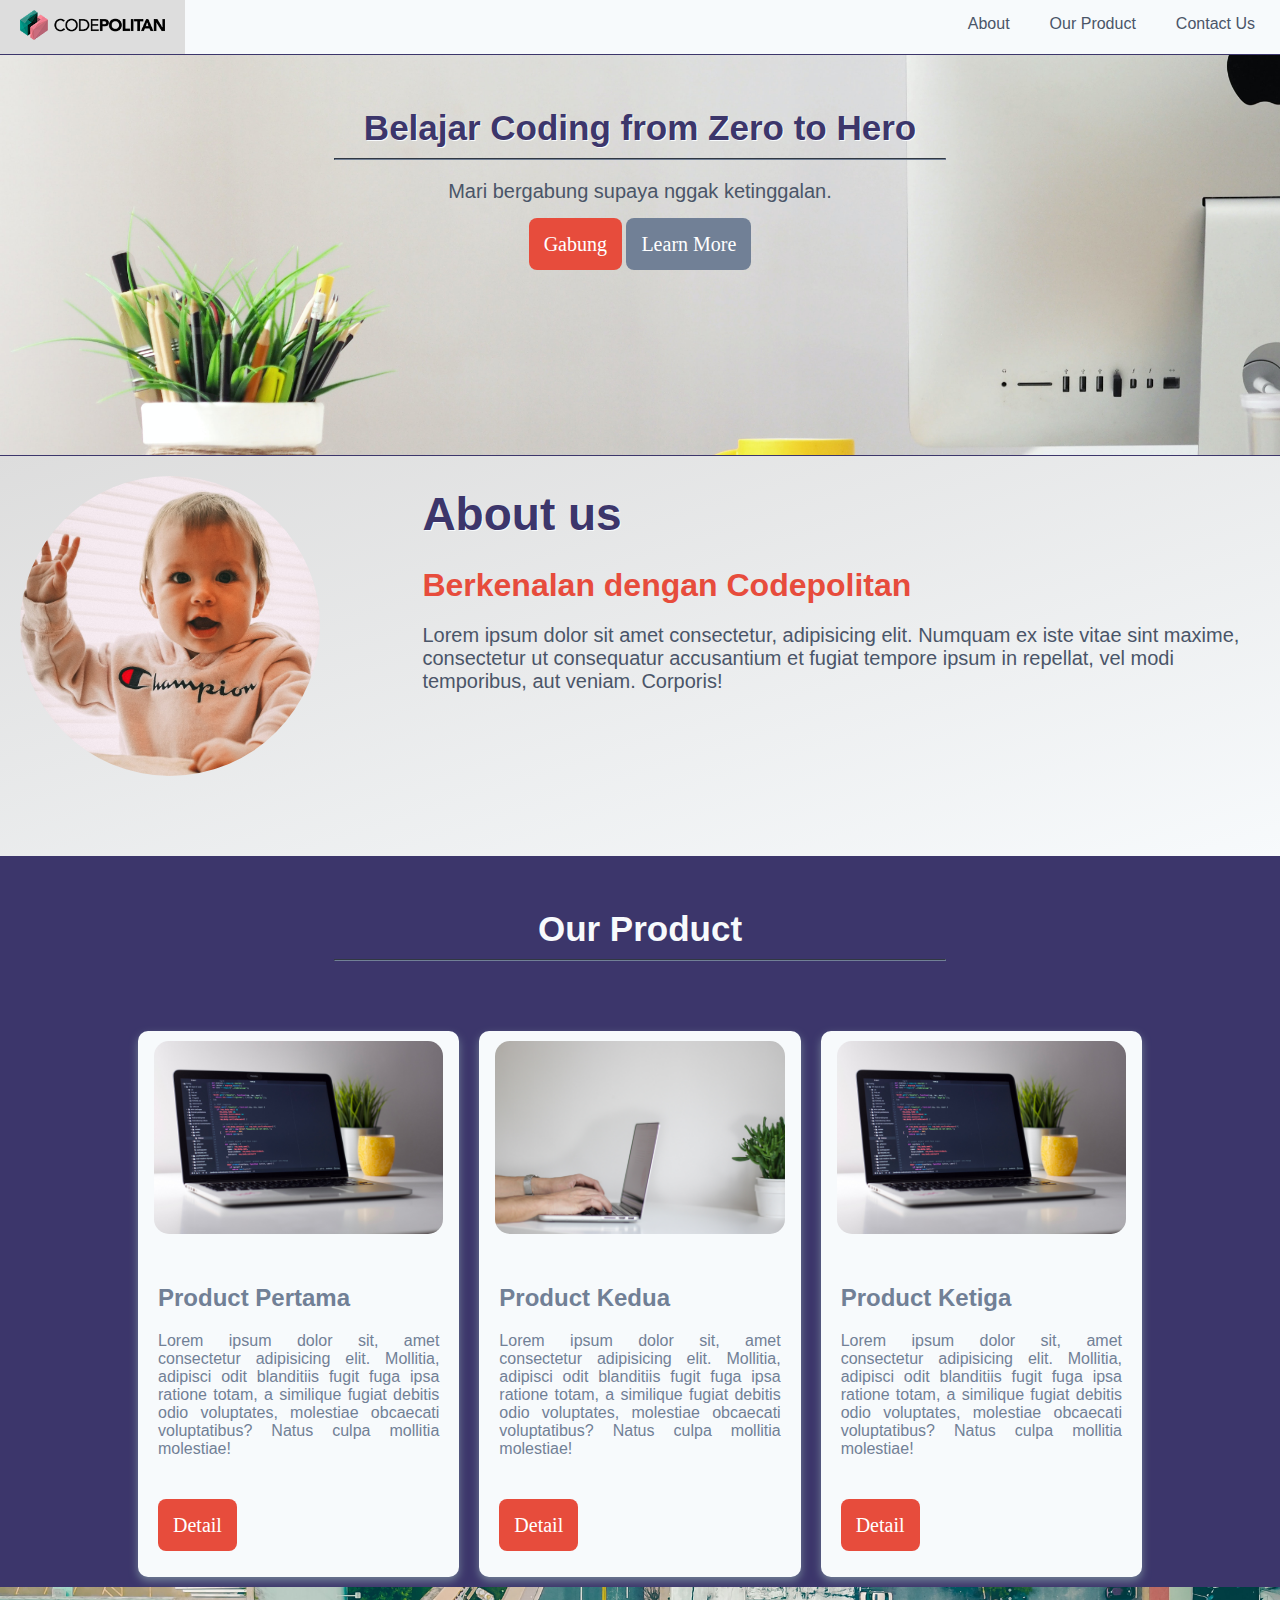
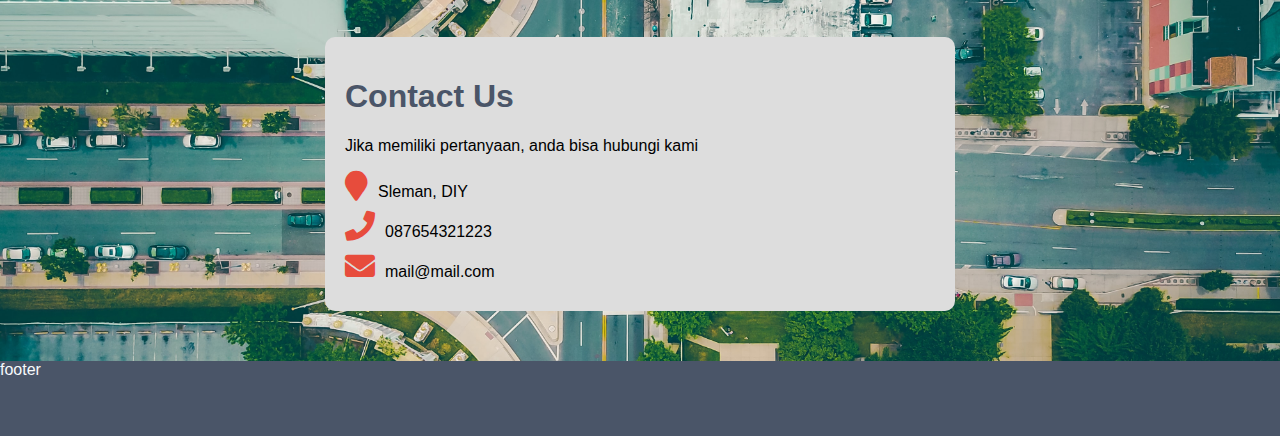
<file: index.html>
<!DOCTYPE html>
<html lang="en">
  <head>
    <meta charset="UTF-8" />
    <meta name="viewport" content="width=device-width, initial-scale=1.0" />
    <title>Website dgn Sass</title>
    <meta name="viewport" content-width="device-width,initial-scale=1" />
    <link rel="stylesheet" href="css-output.css" />
    <link
      rel="stylesheet"
      href="https://use.fontawesome.com/releases/v5.7.0/css/all.css"
    />
  </head>
  <body>
    <section class="navbar">
      <a href="#"><img src="images/logo.png " alt="" /></a>
      <div class="right">
        <a href="#about">About</a>
        <a href="#product">Our Product</a>
        <a href="#contact">Contact Us</a>
      </div>
    </section>
    <section class="header">
      <div class="text-header">
        <h1 class="judul-header">Belajar Coding from Zero to Hero</h1>
        <hr />
        <p>Mari bergabung supaya nggak ketinggalan.</p>
        <a href="#" class="button-primary">Gabung</a>
        <a href="#" class="button-secondary">Learn More</a>
      </div>
    </section>
    <section class="about">
      <div class="grid-container">
        <div class="item-sepertiga">
          <img src="images/baby.jpg" alt="" />
        </div>
        <div class="item-duapertiga">
          <h1>About us</h1>
          <h2>Berkenalan dengan Codepolitan</h2>
          <p>
            Lorem ipsum dolor sit amet consectetur, adipisicing elit. Numquam ex
            iste vitae sint maxime, consectetur ut consequatur accusantium et
            fugiat tempore ipsum in repellat, vel modi temporibus, aut veniam.
            Corporis!
          </p>
        </div>
      </div>
    </section>
    <section class="product">
      <div class="text-header">
        <h1 class="judul-product">Our Product</h1>
        <hr />
      </div>
      <div class="product-body">
        <div class="product-item">
          <div class="product-header">
            <img src="images/img1.jpg" alt="" />
          </div>
          <div class="product-content">
            <h2>Product Pertama</h2>
            <p>
              Lorem ipsum dolor sit, amet consectetur adipisicing elit.
              Mollitia, adipisci odit blanditiis fugit fuga ipsa ratione totam,
              a similique fugiat debitis odio voluptates, molestiae obcaecati
              voluptatibus? Natus culpa mollitia molestiae!
            </p>
          </div>
          <div class="product-footer">
            <a href="#" class="button-primary">Detail</a>
          </div>
        </div>
        <div class="product-item">
          <div class="product-header">
            <img src="images/img2.jpg" alt="" />
          </div>
          <div class="product-content">
            <h2>Product Kedua</h2>
            <p>
              Lorem ipsum dolor sit, amet consectetur adipisicing elit.
              Mollitia, adipisci odit blanditiis fugit fuga ipsa ratione totam,
              a similique fugiat debitis odio voluptates, molestiae obcaecati
              voluptatibus? Natus culpa mollitia molestiae!
            </p>
          </div>
          <div class="product-footer">
            <a href="#" class="button-primary">Detail</a>
          </div>
        </div>
        <div class="product-item">
          <div class="product-header">
            <img src="images/img1.jpg" alt="" />
          </div>
          <div class="product-content">
            <h2>Product Ketiga</h2>
            <p>
              Lorem ipsum dolor sit, amet consectetur adipisicing elit.
              Mollitia, adipisci odit blanditiis fugit fuga ipsa ratione totam,
              a similique fugiat debitis odio voluptates, molestiae obcaecati
              voluptatibus? Natus culpa mollitia molestiae!
            </p>
          </div>
          <div class="product-footer">
            <a href="#" class="button-primary">Detail</a>
          </div>
        </div>
      </div>
    </section>
    <section class="contact">
      <div class="info">
        <h1>Contact Us</h1>
        <p>Jika memiliki pertanyaan, anda bisa hubungi kami</p>
        <!-- code icon bisa cek di google: font awesome -->
        <i class="fa fa-map-marker"></i>Sleman, DIY<br>
        <i class="fa fa-phone"></i>087654321223<br>
        <i class="fa fa-envelope"></i>mail@mail.com<br>
      </div>



    </section>
    <section class="footer">footer</section>
  </body>
</html>
</file>
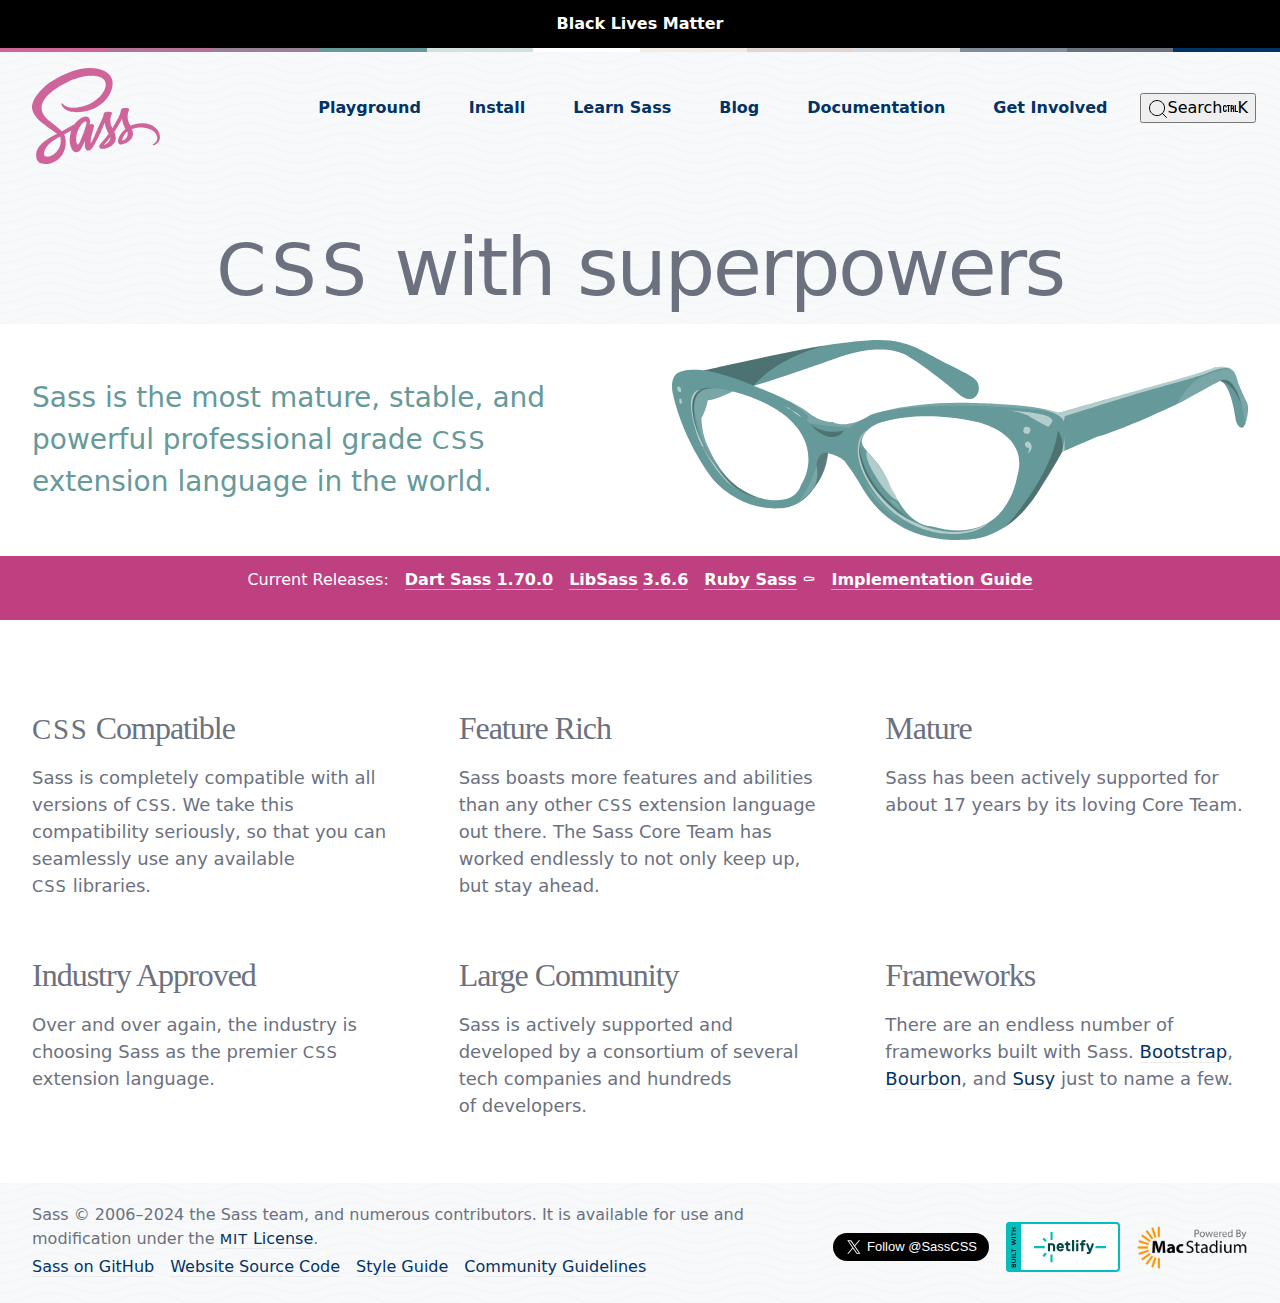
<file: A SUMBER/Sass_ Syntactically Awesome Style Sheets.html>
<!DOCTYPE html>
<!-- saved from url=(0022)https://sass-lang.com/ -->
<html lang="en" class="js sizes customelements history pointerevents postmessage webgl websockets cssanimations csscolumns csscolumns-width csscolumns-span csscolumns-fill csscolumns-gap csscolumns-rule csscolumns-rulecolor csscolumns-rulestyle csscolumns-rulewidth csscolumns-breakbefore csscolumns-breakafter csscolumns-breakinside flexbox picture srcset webworkers"><head><meta http-equiv="Content-Type" content="text/html; charset=UTF-8">
    
    <meta http-equiv="X-UA-Compatible" content="IE=edge">
    <meta name="description" content="Syntactically Awesome Style Sheets">
    <meta name="viewport" content="width=device-width, initial-scale=1.0">
    <title>Sass: Syntactically Awesome Style Sheets</title>

    <link rel="alternate" type="application/atom+xml" href="https://sass-lang.com/feed.xml">

    <link rel="apple-touch-icon" sizes="152x152" type="image/png" href="https://sass-lang.com/icon.png">
    <link rel="icon" type="image/png" sizes="152x152" href="https://sass-lang.com/icon.png">
    <link rel="icon" type="image/x-icon" href="https://sass-lang.com/favicon.ico">

    <link href="./Sass_ Syntactically Awesome Style Sheets_files/css" media="screen" rel="stylesheet">
    <link href="./Sass_ Syntactically Awesome Style Sheets_files/css@alpha" media="screen" rel="stylesheet">
    <link href="./Sass_ Syntactically Awesome Style Sheets_files/sass.css" media="screen" rel="stylesheet">

    <noscript>
      <link
        href="/assets/dist/css/noscript.css"
        media="screen"
        rel="stylesheet" />
    </noscript>

    <!-- Google Analytics (https://developers.google.com/analytics/devguides/collection/gtagjs). -->
    <script id="twitter-wjs" src="./Sass_ Syntactically Awesome Style Sheets_files/widgets.js.download"></script><script type="text/javascript" async="" src="./Sass_ Syntactically Awesome Style Sheets_files/analytics.js.download"></script><script type="text/javascript" async="" src="./Sass_ Syntactically Awesome Style Sheets_files/js"></script><script async="" src="./Sass_ Syntactically Awesome Style Sheets_files/js(1)"></script>
    <script>
      window.dataLayer = window.dataLayer || [];
      function gtag() {
        dataLayer.push(arguments);
      }
      gtag('js', new Date());

      gtag('config', 'UA-535380-14');
    </script>
  <script charset="utf-8" src="./Sass_ Syntactically Awesome Style Sheets_files/button.856debeac157d9669cf51e73a08fbc93.js.download"></script></head><body data-layout="body" class="index">
    <!--[if lt IE 9]>
    <p class="browserupgrade">
    You are using an <strong>outdated</strong> browser. Please <a href="https://browsehappy.com/">upgrade your browser</a> to improve your experience and security.
    </p>
    <![endif]-->

    <header class="sl-r-banner" itemtype="https://schema.org/WPHeader" itemscope="itemscope" role="banner">
  
    
      
    
    <div class="sl-c-alert" style="--sl-background--alert: black">
      <div class="sl-l-container">
        
        <p><strong>Black Lives Matter</strong></p>

      </div>
    </div>
  

  <div class="sl-c-pop-stripe"></div>
  <div class="sl-l-container">
    <div class="sl-l-grid sl-l-grid--full sl-l-large-grid--fit sl-l-large-grid--center sl-l-large-grid--gutters">
      <p class="sl-l-grid__column sl-r-banner__brand">
        <a href="https://sass-lang.com/"><img height="48" alt="Sass" src="./Sass_ Syntactically Awesome Style Sheets_files/logo.svg"></a>
      </p>

      <nav class="sl-r-banner__navigation sl-l-grid__column sl-l-large-grid sl-l-large-grid__column--auto-size sl-c-list-horizontal-wrapper" itemtype="https://schema.org/SiteNavigationElement" itemscope="itemscope" role="navigation" aria-label="Site navigation">
<ul>
<li><a href="https://sass-lang.com/playground">Playground</a></li>
<li><a href="https://sass-lang.com/install">Install</a></li>
<li><a href="https://sass-lang.com/guide">Learn Sass</a></li>
<li><a href="https://sass-lang.com/blog">Blog</a></li>
<li><a href="https://sass-lang.com/documentation">Documentation</a></li>
<li><a href="https://sass-lang.com/community">Get Involved</a></li>
<li>
<div id="docsearch"><button type="button" class="DocSearch DocSearch-Button" aria-label="Search"><span class="DocSearch-Button-Container"><svg width="20" height="20" class="DocSearch-Search-Icon" viewBox="0 0 20 20"><path d="M14.386 14.386l4.0877 4.0877-4.0877-4.0877c-2.9418 2.9419-7.7115 2.9419-10.6533 0-2.9419-2.9418-2.9419-7.7115 0-10.6533 2.9418-2.9419 7.7115-2.9419 10.6533 0 2.9419 2.9418 2.9419 7.7115 0 10.6533z" stroke="currentColor" fill="none" fill-rule="evenodd" stroke-linecap="round" stroke-linejoin="round"></path></svg><span class="DocSearch-Button-Placeholder">Search</span></span><span class="DocSearch-Button-Keys"><span class="DocSearch-Button-Key"><svg width="15" height="15" class="DocSearch-Control-Key-Icon"><path d="M4.505 4.496h2M5.505 5.496v5M8.216 4.496l.055 5.993M10 7.5c.333.333.5.667.5 1v2M12.326 4.5v5.996M8.384 4.496c1.674 0 2.116 0 2.116 1.5s-.442 1.5-2.116 1.5M3.205 9.303c-.09.448-.277 1.21-1.241 1.203C1 10.5.5 9.513.5 8V7c0-1.57.5-2.5 1.464-2.494.964.006 1.134.598 1.24 1.342M12.553 10.5h1.953" stroke-width="1.2" stroke="currentColor" fill="none" stroke-linecap="square"></path></svg></span><span class="DocSearch-Button-Key">K</span></span></button></div>
</li>
</ul>
</nav>

    </div>
  </div>
</header>


    <main class="content" id="main-content" itemprop="mainContentOfPage" role="main">
      
      
        <h1 class="sl-l-container"><span class="caps">CSS</span> with superpowers</h1>
      

      <div class="sl-l-container sl-color--white-background">
        
<div class="docSearch-content">
  



  
<div class="sl-l-grid sl-l-grid--full sl-l-large-grid--fit sl-l-large-grid--center sl-l-large-grid--gutters-large">
  <div class="sl-l-grid__column">
    <p class="sl-c-introduction">
      Sass is the most mature, stable, and powerful professional grade <span class="caps">CSS</span> extension language in the<span class="widont">&nbsp;</span>world.
    </p>
  </div>
  <p class="sl-l-grid__column">
    <img height="160" alt="Glasses" src="./Sass_ Syntactically Awesome Style Sheets_files/glasses.svg">
  </p>
</div>

</div>

      </div>

      
        <div class="sl-c-alert">
          <div class="sl-l-container sl-c-list-horizontal-wrapper" aria-labelledby="release-nav">
            <ul class="sl-l-grid--justify-center">
              <li id="release-nav">Current Releases:</li>
              <li><span class="release-name"><a href="https://sass-lang.com/dart-sass">Dart Sass</a> <a href="https://github.com/sass/dart-sass/releases/tag/1.70.0">1.70.0</a></span></li>
              <li><span class="release-name"><a href="https://sass-lang.com/libsass">LibSass</a> <a href="https://github.com/sass/libsass/releases/tag/3.6.6">3.6.6</a></span></li>
              <li><span class="release-name"><a href="https://sass-lang.com/ruby-sass">Ruby Sass</a> <span aria-label="coffin" role="presentation">⚰</span></span></li>
              <li class="sl-l-grid__column sl-l-large-grid__column--auto-size"><a href="https://sass-lang.com/implementation">Implementation Guide</a></li>
            </ul>
          </div>
        </div>
      

      
        <section class="sl-color--white-background sl-l-container">
          <ul class="sl-l-grid sl-l-grid--full sl-l-medium-grid--gutters-large sl-l-medium-grid--divide-by-2 sl-l-large-grid--divide-by-3 sl-l-section">
            
              <li class="sl-l-grid__column">
                <h2><span class="caps">CSS</span> Compatible</h2>
                <p>Sass is completely compatible with all versions of <span class="caps">CSS</span>. We take this compatibility seriously, so that you can seamlessly use any available <span class="caps">CSS</span><span class="widont">&nbsp;</span>libraries.</p>

              </li>
            
              <li class="sl-l-grid__column">
                <h2>Feature Rich</h2>
                <p>Sass boasts more features and abilities than any other <span class="caps">CSS</span> extension language out there. The Sass Core Team has worked endlessly to not only keep up, but stay<span class="widont">&nbsp;</span>ahead.</p>

              </li>
            
              <li class="sl-l-grid__column">
                <h2>Mature</h2>
                <p>Sass has been actively supported for about 17 years by its loving Core<span class="widont">&nbsp;</span>Team.</p>

              </li>
            
              <li class="sl-l-grid__column">
                <h2>Industry Approved</h2>
                <p>Over and over again, the industry is choosing Sass as the premier <span class="caps">CSS</span> extension<span class="widont">&nbsp;</span>language.</p>

              </li>
            
              <li class="sl-l-grid__column">
                <h2>Large Community</h2>
                <p>Sass is actively supported and developed by a consortium of several tech companies and hundreds of<span class="widont">&nbsp;</span>developers.</p>

              </li>
            
              <li class="sl-l-grid__column">
                <h2>Frameworks</h2>
                <p>There are an endless number of frameworks built with Sass. <a href="https://getbootstrap.com/">Bootstrap</a>, <a href="https://www.bourbon.io/">Bourbon</a>, and <a href="https://www.oddbird.net/susy/">Susy</a> just to name a<span class="widont">&nbsp;</span>few.</p>

              </li>
            
          </ul>
        </section>
      
    </main>

    <footer class="site-footer contentinfo" itemtype="https://schema.org/WPFooter" itemscope="itemscope" role="contentinfo">
  <div class="sl-l-container">
    <div class="sl-l-grid sl-l-grid--full sl-l-large-grid--fit sl-l-large-grid--center sl-l-large-grid--gutters">
      <div class="sl-l-grid__column">
        <p>Sass © 2006–2024 the Sass team, and numerous contributors.
It is available for use and modification under the <a href="https://github.com/sass/dart-sass/blob/main/LICENSE"><span class="caps">MIT</span><span class="widont">&nbsp;</span>License</a>.</p>


        <nav class="sl-c-list-horizontal-wrapper sl-c-list-wrap">
<ul>
<li><a href="https://github.com/sass">Sass on GitHub</a></li>
<li><a href="https://github.com/sass/sass-site">Website Source Code</a></li>
<li><a href="https://sass-lang.com/styleguide">Style Guide</a></li>
<li><a href="https://sass-lang.com/community-guidelines">Community Guidelines</a></li>
</ul>
</nav>

      </div>
      <div class="sl-l-grid__column sl-l-large-grid__column--auto-size sl-l-large-grid--justify-right sl-c-footer-link-grid">
        <iframe id="twitter-widget-0" scrolling="no" frameborder="0" allowtransparency="true" allowfullscreen="true" class="twitter-follow-button twitter-follow-button-rendered" style="position: static; visibility: visible; width: 157px; height: 28px;" title="Twitter Follow Button" src="./Sass_ Syntactically Awesome Style Sheets_files/follow_button.2f70fb173b9000da126c79afe2098f02.en.html" data-screen-name="SassCSS"></iframe>
        <a class="sl-image-link" href="https://www.netlify.com/"><img alt="Deploys by Netlify" src="./Sass_ Syntactically Awesome Style Sheets_files/netlify-color-bg.svg"></a>
        <a class="sl-image-link mac-stadium-icon" href="https://www.macstadium.com/"><img alt="Powered by MacStadium" class="mac-stadium-icon" src="./Sass_ Syntactically Awesome Style Sheets_files/5c019d917bba312af7553b49_MacStadium-developerlogo.png"></a>
      </div>
    </div>
  </div>
</footer>


    
      <script src="./Sass_ Syntactically Awesome Style Sheets_files/js@alpha"></script>
      <script>
        docsearch({
          container: '#docsearch',
          appId: 'Q9MULQONSV',
          indexName: 'sass-lang',
          apiKey: '2ebc7881b79986f58dc2f424769bf3fc',
          transformItems: function(hits) {
            var domain = window.location.origin + "/";
            hits.forEach(function(hit) {
              if (! hit.url.startsWith(domain)) {
                hit.url = hit.url.replace(/^https?:\/\/[^\/]+\//, domain);
              }
            });
            return hits;
          }
        });
      </script>
    

    <script>
      !function(d, s, id) {
        var js,
          fjs = d.getElementsByTagName(s)[0],
          p = /^http:/.test(d.location)
            ? 'http'
            : 'https';
        if (! d.getElementById(id)) {
          js = d.createElement(s);
          js.id = id;
          js.src = p + '://platform.twitter.com/widgets.js';
          fjs.parentNode.insertBefore(js, fjs);
        }
      }(document, 'script', 'twitter-wjs');
    </script>
    <script src="./Sass_ Syntactically Awesome Style Sheets_files/sass.js.download"></script>
    <!-- Current page: / -->
  

<iframe scrolling="no" frameborder="0" allowtransparency="true" src="./Sass_ Syntactically Awesome Style Sheets_files/widget_iframe.2f70fb173b9000da126c79afe2098f02.html" title="Twitter settings iframe" style="display: none;"></iframe><iframe id="rufous-sandbox" scrolling="no" frameborder="0" allowtransparency="true" allowfullscreen="true" style="position: absolute; visibility: hidden; display: none; width: 0px; height: 0px; padding: 0px; border: none;" title="Twitter analytics iframe" src="./Sass_ Syntactically Awesome Style Sheets_files/saved_resource.html"></iframe></body></html>
</file>
<file: css-output.css>
body {
  font: 100% Helvetica, sans-serif;
  margin: 0;
}

.navbar {
  background-color: #F7FAFC;
  overflow: hidden;
}
.navbar a {
  color: #4A5568;
  float: left;
  display: block;
  text-align: center;
  padding: 10px 20px;
  text-decoration: none;
}
.navbar a img {
  height: 30px;
  width: 145px;
}
.navbar a:hover {
  background-color: #DDD;
  color: black;
  padding: 10px 20px;
}
.navbar .right {
  float: right;
  width: auto;
  display: block;
  padding: 5px;
}

@media screen and (max-width: 800px) {
  .navbar a {
    float: none;
    width: 100%;
  }
  .navbar .right {
    float: none;
    width: 100%;
  }
}
.header {
  background-image: url("images/header.jpg");
  height: 400px;
  background-position: center;
  background-repeat: no-repeat;
  background-size: cover;
  position: relative;
  border-top: 1px solid #3C366B;
  border-bottom: 1px solid #3C366B;
}

.text-header {
  text-align: center;
  padding: 30px;
}
.text-header hr {
  margin: auto;
  width: 50%;
  border-color: #718096;
  margin-bottom: 10px;
}
.text-header p {
  color: #4A5568;
  font-size: 20px;
  margin-bottom: 30px;
}

.judul-header {
  color: #3C366B;
  text-shadow: 1px 1px #F7FAFC;
  font-size: 35px;
  font-weight: 700;
  margin-bottom: 10px;
}

.judul-product {
  color: #F7FAFC;
  text-shadow: 1px 1px #3C366B;
  font-size: 35px;
  font-weight: 700;
  margin-bottom: 10px;
}

.button-basic, .button-secondary, .button-primary {
  border: none;
  padding: 15px 15px;
  text-align: center;
  font-size: 20px;
  cursor: pointer;
  color: white;
  font-family: Poiret one, cursive;
  text-decoration: none;
  border-radius: 8px;
  margin-top: 30px;
}

.button-primary {
  background-color: #E74C3C;
}

.button-secondary {
  background-color: #718096;
}

.grid-container {
  box-sizing: border-box;
}

.item-sepertiga {
  width: 33%;
  float: left;
}
@media screen and (max-width: 800px) {
  .item-sepertiga {
    float: none;
    width: 100%;
  }
}

.item-duapertiga {
  width: 66%;
  float: left;
}
@media screen and (max-width: 800px) {
  .item-duapertiga {
    float: none;
    width: 100%;
  }
}

.about {
  background-image: linear-gradient(to bottom right, #DDD, #F7FAFC);
  min-height: 400px;
}
@media screen and (max-width: 800px) {
  .about {
    text-align: center;
  }
}
.about img {
  border-radius: 100%;
  padding: 20px;
  width: 300px;
  height: 300px;
}
.about h1 {
  color: #3C366B;
  text-shadow: 1px 1px #F7FAFC;
  font-size: 46px;
  font-weight: 700;
  margin-bottom: 10px;
}
.about h2 {
  color: #E74C3C;
  font-size: 32px;
  margin-bottom: 15px;
}
.about p {
  color: #4A5568;
  font-size: 20px;
}

.product {
  background-color: #3C366B;
}

.image-style, .product-body .product-item img {
  border-radius: 25px;
  padding: 10px;
  display: block;
  margin-left: auto;
  margin-right: auto;
}

.product-body {
  display: flex;
  align-items: stretch;
  justify-content: space-around;
  margin-top: 20px;
  margin-left: 10vw;
  margin-right: 10vw;
}
@media screen and (max-width: 800px) {
  .product-body {
    flex-direction: column;
  }
}
.product-body .product-item {
  background-color: #F7FAFC;
  color: #718096;
  box-shadow: 0 4px 8px 0 #718096;
  margin: 10px;
  border-radius: 10px;
  width: 340px;
}
.product-body .product-item img {
  width: 90%;
}
.product-body .product-item .product-content {
  padding: 20px;
  text-align: justify;
}
.product-body .product-item .product-footer {
  padding: 20px;
  margin-bottom: 20px;
}
@media screen and (max-width: 800px) {
  .product-body .product-item {
    width: 100%;
  }
}

.contact {
  background-image: url("images/map.jpg");
  background-position: center;
  background-repeat: no-repeat;
  background-size: cover;
  position: relative;
  padding: 50px;
}
.contact .info {
  width: 50%;
  background-color: #DDD;
  display: block;
  margin-left: auto;
  margin-right: auto;
  padding: 20px;
  text-align: justify;
  border-radius: 10px;
}
@media screen and (max-width: 800px) {
  .contact .info {
    width: 75%;
  }
}
.contact .info i {
  color: #E74C3C;
  font-size: 30px;
  margin-right: 10px;
  margin-bottom: 10px;
}
.contact .info h1 {
  color: #4A5568;
  size: 35px;
}

.footer {
  background-color: #4A5568;
  color: #F7FAFC;
  height: 75px;
}

/*# sourceMappingURL=css-output.css.map */
</file>
